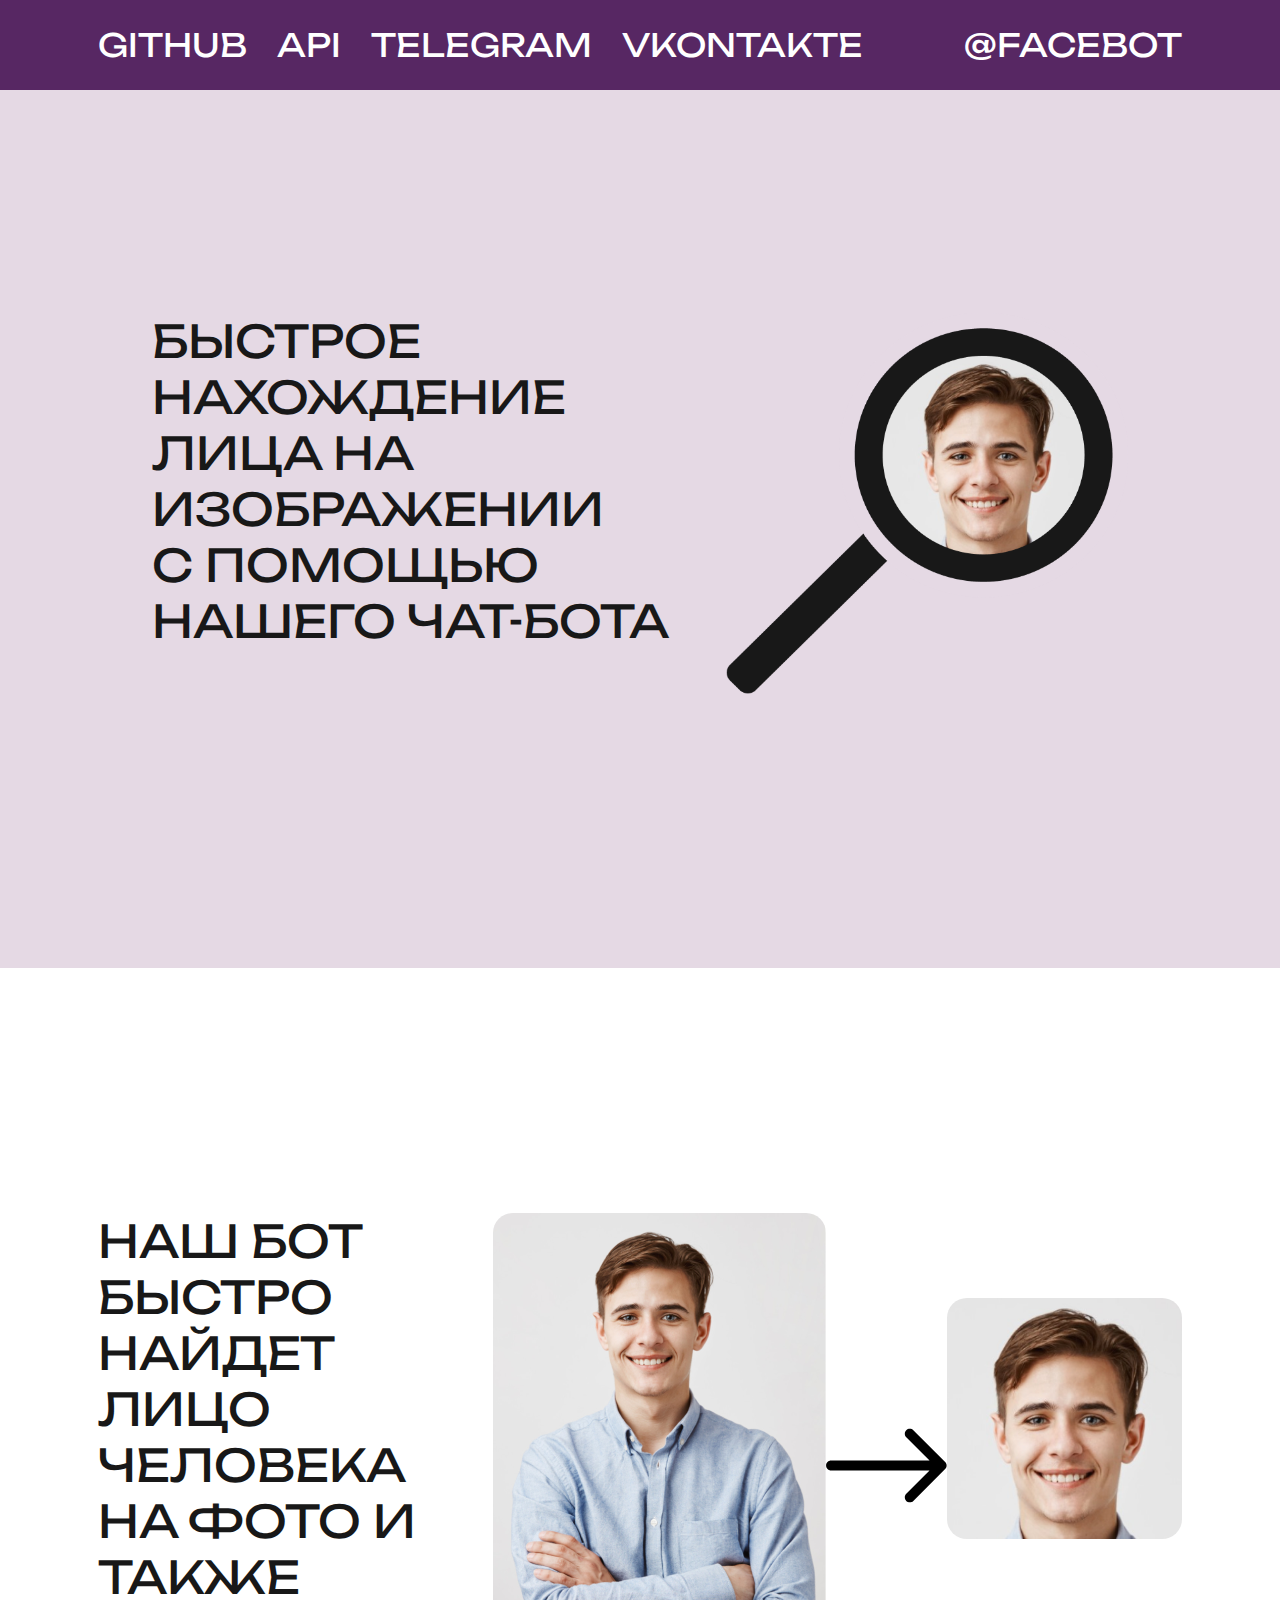
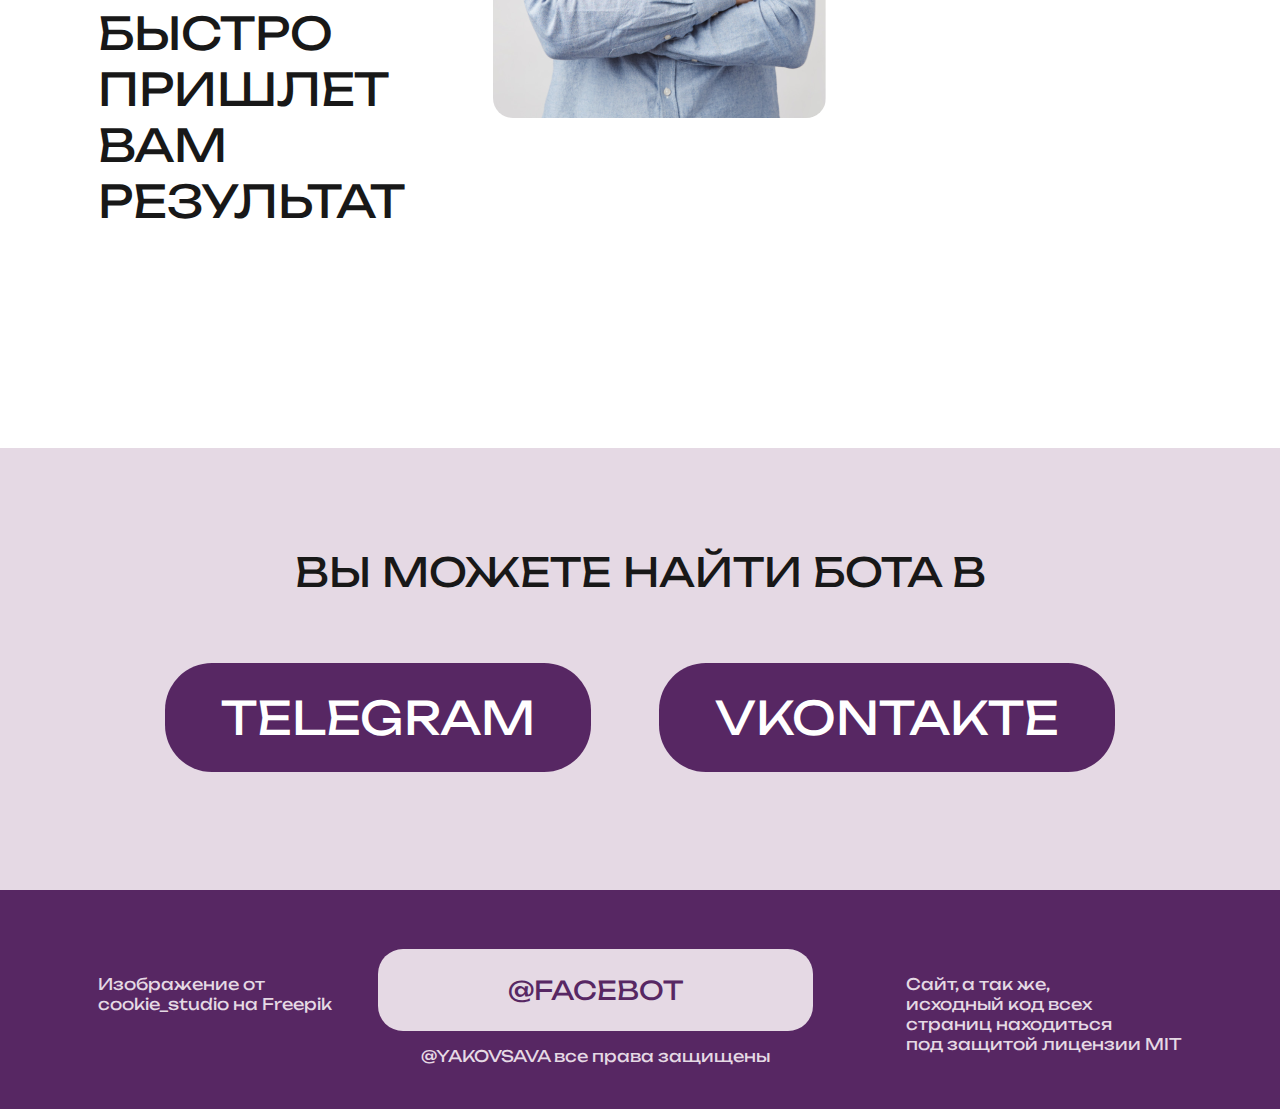
<file: html/index.html>
<!DOCTYPE html>
<html lang="en, ru">

<head>
    <meta charset="UTF-8">
    <meta http-equiv="X-UA-Compatible" content="IE=edge">
    <meta name="viewport" content="width=device-width, initial-scale=1.0">
    <link type="image/x-icon" href="images/logot.ico" rel="shortcut icon">
    <link type="Image/x-icon" href="images/logot.ico" rel="icon">
    <link rel="preconnect" href="https://fonts.googleapis.com">
    <link rel="preconnect" href="https://fonts.gstatic.com" crossorigin>
    <link href="https://fonts.googleapis.com/css2?family=Unbounded:wght@200;300;400;500;600;700;800;900&display=swap"
        rel="stylesheet">
    <link rel="stylesheet" href="styles/style.css">
    <title>FaceBot</title>
</head>

<body>
    <header>
        <div class="wrapper">
            <div class="header__content">
                <div class="header__menu menu">
                    <div class="menu__icon">
                        <span class="menu__icon_span"></span>
                        <span class="menu__icon_span"></span>
                        <span class="menu__icon_span"></span>
                    </div>
                    <nav class="menu__body">
                        <ul class="menu__list">
                            <li class='menu__item'><a href="/github" class="menu__link">GITHUB</a></li>
                            <li class='menu__item'><a href="/api" class="menu__link">API</a></li>
                            <li class='menu__item'><a href="/telegram" class="menu__link">TELEGRAM</a></li>
                            <li class='menu__item'><a href="/vk" class="menu__link">VKONTAKTE</a></li>
                        </ul>
                        <img src="images/egg.png" alt="" class="menu__egg">
                    </nav>
                </div>
                <h1 class="logo"><a href="/api">@FACEBOT</a></h1>
            </div>
        </div>
    </header>
    <main>
        <div class="info-about-bot">
            <div class="wrapper">
                <div class="info-about-bot__content">
                    <p class="info-about-bot__text">БЫСТРОЕ<br>
                        НАХОЖДЕНИЕ<br>
                        ЛИЦА НА<br>
                        ИЗОБРАЖЕНИИ<br>
                        С ПОМОЩЬЮ<br>
                        НАШЕГО ЧАТ-БОТА<br>
                    </p>
                    <img class="info-about-bot__img" src="images/mag-glass.png" alt="">
                </div>
            </div>
        </div>
        <div class="example">
            <div class="wrapper">
                <div class="example__content">
                    <div class="exapmle__text">
                        <p>
                            НАШ БОТ БЫСТРО<br>
                            НАЙДЕТ ЛИЦО<br>
                            ЧЕЛОВЕКА<br>
                            НА ФОТО И<br>
                            ТАКЖЕ БЫСТРО<br>
                            ПРИШЛЕТ<br>
                            ВАМ РЕЗУЛЬТАТ<br>
                        </p>
                    </div>
                    <img src="images/example__img_before.png" alt="" class="example__img">
                    <img src="images/example__img_arrow.svg" alt="" class="example__img example__img_arrow">
                    <img src="images/example__img_after.png" alt="" class="example__img example__img_after">
                </div>
            </div>
        </div>
        <div class="where-bot">
            <div class="wrapper">
                <div class="where-bot__content">
                    <div class="where-bot__text">
                        <h1>ВЫ МОЖЕТЕ НАЙТИ БОТА В</h1>
                        <ul>
                            <li><a href="/telegram">TELEGRAM</a></li>
                            <li><a href="/vk">VKONTAKTE</a></li>
                        </ul>
                    </div>
                </div>
            </div>
        </div>
    </main>
    <footer>
        <div class="wrapper">
            <div class="footer__content">
                <p>Изображение от<br>
                    cookie_studio на Freepik
                </p>
                <div class="footer__center">
                    <a href="/api">@FACEBOT</a>
                    <p>@YAKOVSAVA все права защищены</p>
                </div>
                <p><p>Сайт, а так же,<br>
                    исходный код всех<br>
                    страниц находиться<br>
                    под защитой лицензии MIT</p>
            </div>
        </div>
    </footer>
    <script src="scripts/script.js"></script>
</body>

</html>
</file>
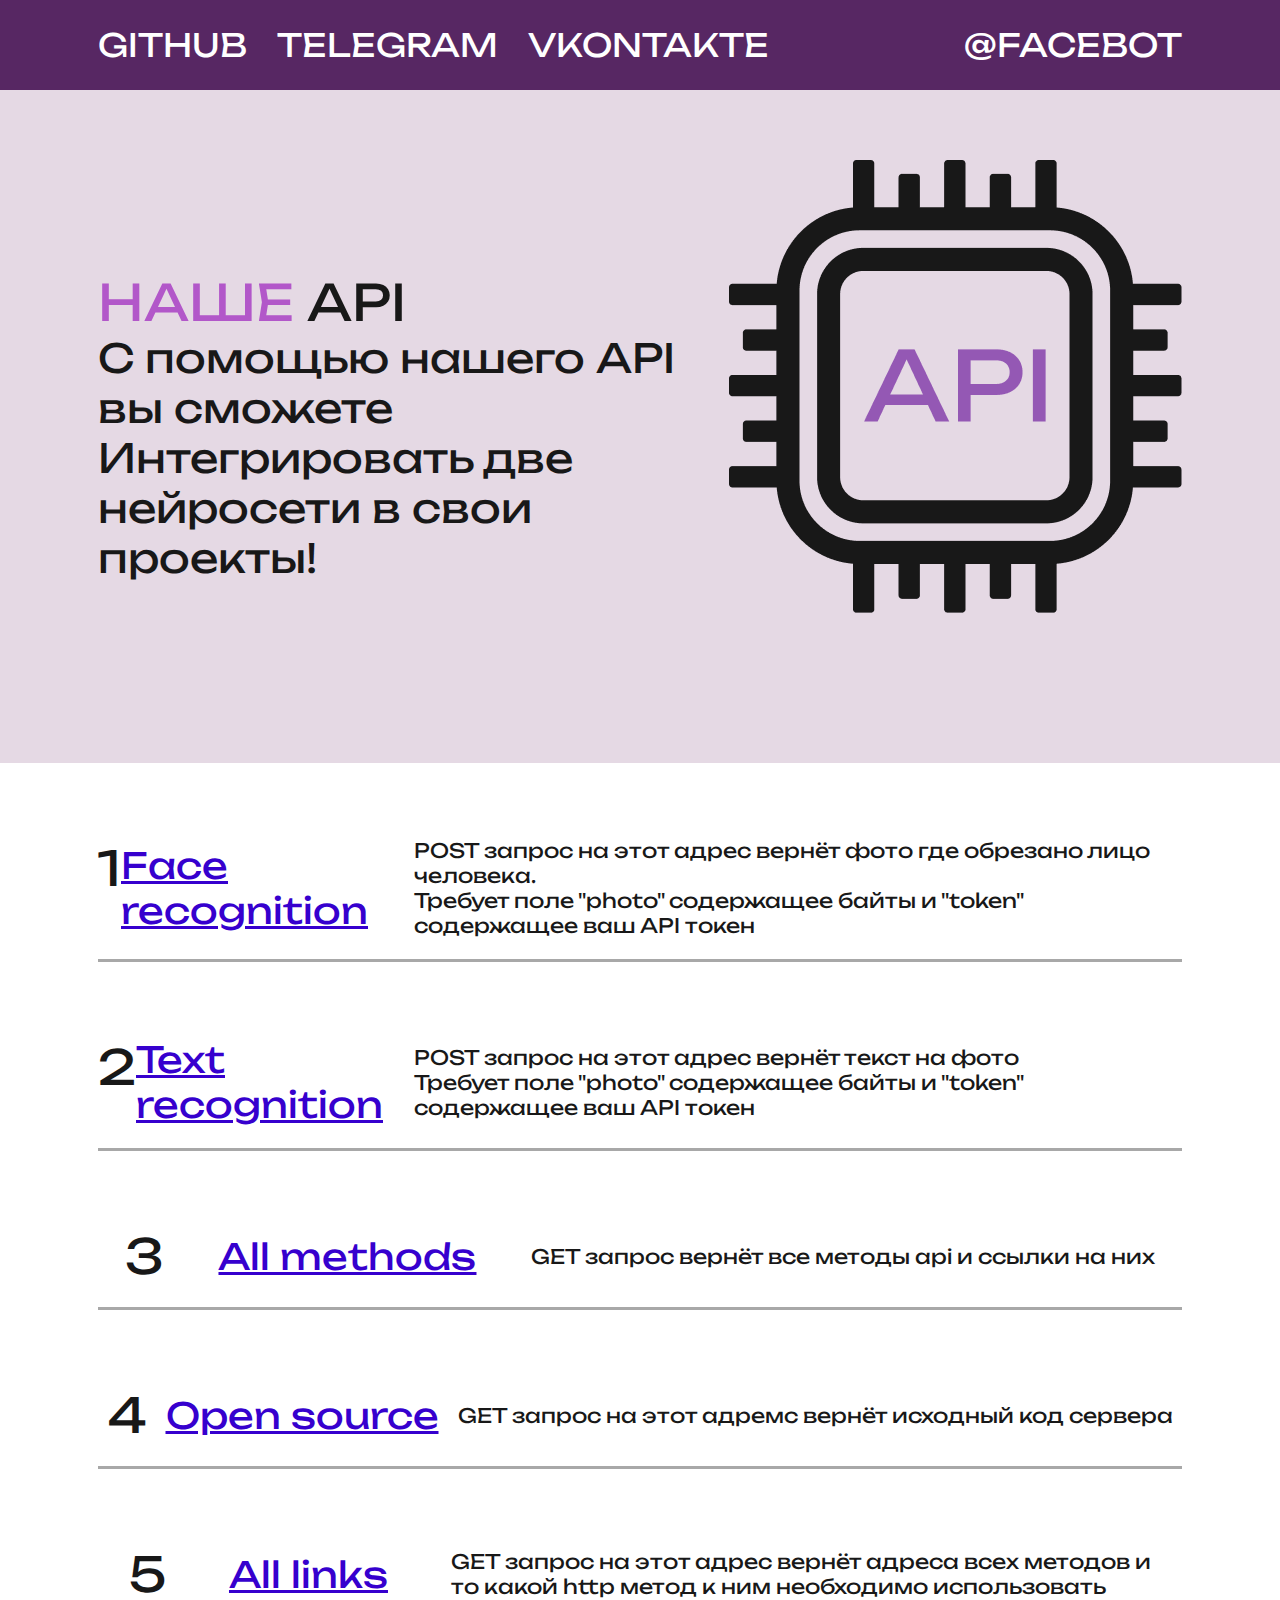
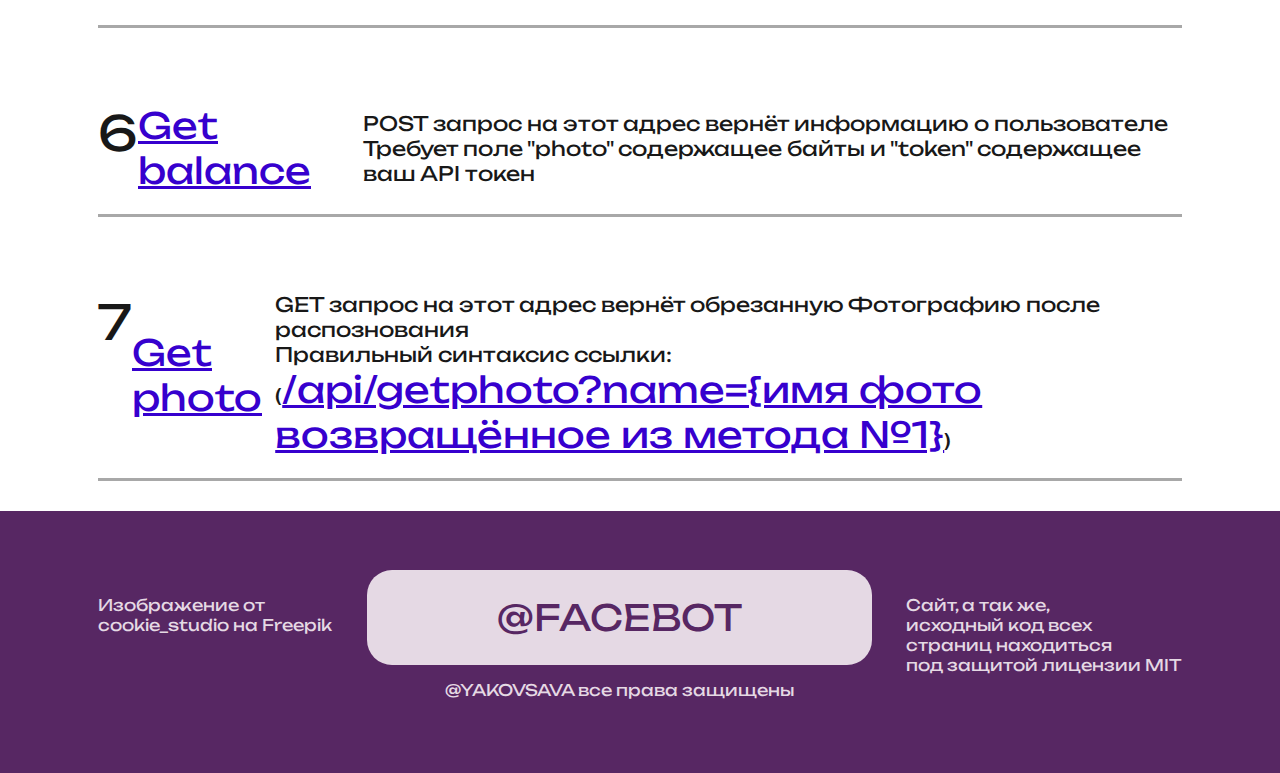
<file: html/api.html>
<!DOCTYPE html>
<html lang="en">
<head>
	<meta charset="UTF-8">
	<meta http-equiv="X-UA-Compatible" content="IE=edge">
	<meta name="viewport" content="width=device-width, initial-scale=1.0">
	<link type="image/x-icon" href="images/logot.ico" rel="shortcut icon">
	<link type="Image/x-icon" href="images/logot.ico" rel="icon">
	<link rel="preconnect" href="https://fonts.googleapis.com">
	<link rel="preconnect" href="https://fonts.gstatic.com" crossorigin>
	<link href="https://fonts.googleapis.com/css2?family=Unbounded:wght@200;300;400;500;600;700;800;900&display=swap" rel="stylesheet">
	<link rel="stylesheet" href="api-styles/style.css">
	<title>Face bot API</title>
</head>

<body>
	<header>
		<div class="wrapper">
			<div class="header__content">
				<div class="header__menu menu">
					<div class="menu__icon">
						<span class="menu__icon_span"></span>
						<span class="menu__icon_span"></span>
						<span class="menu__icon_span"></span>
					</div>
					<nav class="menu__body">
						<ul class="menu__list">
							<li class='menu__item'><a href="/github" class="menu__link">GITHUB</a></li>
							<li class='menu__item'><a href="/telegram" class="menu__link">TELEGRAM</a></li>
							<li class='menu__item'><a href="/vk" class="menu__link">VKONTAKTE</a></li>
						</ul>
						<img src="images/egg.png" alt="" class="menu__egg">
					</nav>
				</div>
				<h1 class="logo"><a href="/">@FACEBOT</a></h1>
			</div>
		</div>
	</header>
	<main>
		<div class="our-api">
			<div class="wrapper">
				<div class="our-api__content">
					<div class="our-api__text">
						<h1>
							<span>НАШЕ</span> API
						</h1>
						<p>С помощью нашего API вы сможете<br>
							Интегрировать две нейросети в свои проекты!</p>
					</div>
					<img src="images/proc.png" alt="">
				</div>
			</div>
		</div>
		<div class="links">
			<div class="wrapper">
				<div class="links__content">
					<div class="links__link">
						<h1>1</h1>
						<a href="/api/recognition" name="link1">Face recognition</a>
						<p>POST запрос на этот адрес вернёт фото где обрезано лицо человека.<br>
							Требует поле "photo" содержащее байты и "token" содержащее ваш API токен</p>
					</div>
					<div class="links__link">
						<h1>2</h1>
						<a href="/api/text">Text recognition</a>
						<p>POST запрос на этот адрес вернёт текст на фото<br>
							Требует поле "photo" содержащее байты и "token" содержащее ваш API токен</p>
					</div>
					<div class="links__link">
						<h1>3</h1>
						<a href="/api/all">All methods</a>
						<p>GET запрос вернёт все методы api и ссылки на них</p>
					</div>
					<div class="links__link">
						<h1>4</h1>
						<a href="/api/open">Open source</a>
						<p>GET запрос на этот адремс вернёт исходный код сервера</p>
					</div>
					<div class="links__link">
						<h1>5</h1>
						<a href="/api/links">All links</a>
						<p>GET запрос на этот адрес вернёт адреса всех методов и<br>
							то какой http метод к ним необходимо использовать</p>
					</div>
					<div class="links__link">
						<h1>6</h1>
						<a href="/api/balance">Get balance</a>
						<p>POST запрос на этот адрес вернёт информацию о пользователе<br>
							Требует поле "photo" содержащее байты и "token" содержащее ваш API токен</p>
					</div>
					<div class="links__link">
						<h1>7</h1>
						<a href="/api/getphoto?name=name">Get photo</a>
						<p>GET запрос на этот адрес вернёт обрезанную
							Фотографию после распознования<br>Правильный синтаксис ссылки:<br>(<a href="#link1">/api/getphoto?name={имя фото возвращённое из метода №1}</a>)</p>
					</div>
				</div>
			</div>
		</div>
	</main>
	<footer>
		<div class="wrapper">
			<div class="footer__content">
				<p>Изображение от<br>
					cookie_studio на Freepik
				</p>
				<div class="footer__center">
					<a href="/">@FACEBOT</a>
					<p>@YAKOVSAVA все права защищены</p>
				</div>
				<p>Сайт, а так же,<br>
					исходный код всех<br>
					страниц находиться<br>
					под защитой лицензии MIT</p>
			</div>
		</div>
	</footer>
	<script src="scripts/script.js"></script>
</body>

</html>
</file>
<file: html/styles/style.css>
body {
    background-color: #fff;
    font-family: 'Unbounded', serif;
    padding: 0;
    margin: 0;
    color: #181818;
}
.lock {
    overflow: hidden;
}
.wrapper {
    padding: 0px 98px;
    max-width: 1920px;
    margin-left: auto;
    margin-right: auto;
}
li, ul {
    list-style-type: none;
    padding: 0;
    margin: 0;
}
h1, h2, h3, h2, h5, p {
    font-weight: 400;
    padding: 0;
    margin: 0;
}
footer {
    margin: 0;
    padding: 0;
}
a {
    text-decoration: none;
}


/*-------HEADER-------*/

header {
    background-color: #572763;
    color: #fff;
}
.header__content {
    display: flex;
    justify-content: space-between;
}

/*-------NAV-------*/

.logo {
    margin: auto 0;
}
.logo a {
    color: #fff;
}
.menu__egg {
    display: none;
}

.menu {

}
.menu__icon {
    display: none;
    width: 37px;
    height: 33px;
    position: relative;
    z-index: 5;
    cursor: pointer;
    margin-top: 28px;
    margin-bottom: 28px;
}
.menu__icon span {
    position: absolute;
    top: calc(50% - 3px);
    left: 0;
    width: 100%;
    height: 6px;
    background-color: #fff;
    border-radius: 2px;
    transition: all 0.2s;
}
.menu__icon_black {
    background-color: #181818;
}
.menu__icon span:first-child {
    top: 0;
}
.menu__icon span:last-child {
    top: auto;
    bottom: 0;
}
.menu__list {
    display: flex;
    font-size: 32px;
    justify-content: space-between;
    gap: 30px;
    padding: 25px 0;
}
.menu__item {

}
.menu__link {
    color: #fff;
    text-decoration: none;
    transition: color 0.3s ease;
}
.menu__link:hover {
    color: rgb(129, 129, 129);
}


@media screen and (max-width: 1000px) {
    .menu__icon {
        display: block;
    }
    .menu__egg {
        display: block;
        margin-top: 175px;
        margin-left: 115px;
    }
    .menu__body {
        position: absolute;
        top: 0;
        left: -100%;
        height: 100vh;
        width: 100%;
        background-color: #fff;
        transition: all 0.2s ease;
        overflow: auto;
    }
    .active {
        left: 0;
    }
    .menu__item {
        margin-bottom: 40px;
        margin-left: 37px;
        transition: all 0.3s;
    }
    .menu__item:first-child {
        margin-top: 65px;
    }
    .menu__list {
        flex-direction: column;
        gap: 0;
        font-size: 40px;
        font-weight: 500;
    }
    .menu__link {
        color: #181818;
    }
}

.active-btn span {
    background-color: #181818;
    transform: scale(0);
}
.active-btn span:first-child {
    transform: rotate(-45deg);
    top: calc(50% - 3px);
}
.active-btn span:last-child {
    transform: rotate(45deg);
    bottom: calc(50% - 3px);
}

/*-------INFO-ABOUT-BOT-------*/

.info-about-bot__text {
    color: #181818;
    font-size: 60px;
}
.info-about-bot {
    background-color: #E5D9E4;
    padding-top: 223px;
}
.info-about-bot__content {
    display: flex;
    justify-content: space-evenly;
}
.info-about-bot__img {
    padding-bottom: 270px;
}


/*-------EXAMPLE-------*/

.example {
    font-size: 60px;
    padding-top: 245px;
}
.example__content {
    display: flex;
    justify-content: space-between;
}
.example__img {
    margin-bottom: 330px;
    border-radius: 20px;
}
.example__img_after {
    margin-top: 85px;
    height: 341px;
    width: 341px;
}


/*-------WHERE-BOT-------*/

.where-bot {
    background-color: #E5D9E4;
}
.where-bot__content {
    text-align: center;
}
.where-bot__content h1 {
    padding-top: 99px;
    font-size: 75px;
    margin-bottom: 92px;
}
.where-bot__text ul {
    display: flex;
    justify-content: space-evenly;
}
.where-bot__text li {
    margin-bottom: 144px;
}
.where-bot__text a {
    color: #fff;
    background-color: #572763;
    font-size: 64px;
    padding: 36px 66px;
    border-radius: 47px;
    transition: background-color 0.3s ease;
}
.where-bot__content a:hover {
    background-color: #9648A9;
}

/*-------FOOTER-------*/

footer {
    color: #E5D9E4;
    background-color: #572763;
}
.footer__content {
    padding-top: 84px;
    display: flex;
    justify-content: space-between;
    padding-bottom: 43px;
}
.footer__center {
    text-align: center;
}
.footer__center a{
    color: #572763;
    background-color: #E5D9E4;
    font-size: 36px;
    padding: 25px 130px;
    border-radius: 25px;
    transition: background-color 0.3s ease;
}
.footer__center a:hover {
    background-color: #a198a1;
    color: #E5D9E4;
}
.footer__center p {
    padding-top: 40px;
}
@media screen and (max-width: 1600px) {
    nav {
        font-size: 20px;
    }
    .info-about-bot img {
        width: 406px;
        height: 385px;
    }
    .info-about-bot__text {
        font-size: 45px;
    }
    .example {
        font-size: 45px;
    }
    .example__img_after {
        height: 241px;
        width: 241px;
    }
    .where-bot__text a {
        padding: 26px 56px;
        font-size: 46px;
    }
    .where-bot__content h1 {
        font-size: 40px;
    }
    .footer__center a {
        font-size: 26px;
    }
}
@media screen and (max-width: 1200px) {
    .wrapper {
        padding: 0px 20px;
    }
    .menu-desk {
        display: none;
    }
    .info-about-bot {
        display: block;
        padding-top: 52px;
    }
    .info-about-bot__content {
        display: grid;
        justify-content: center;
    }
    .info-about-bot__text {
        font-size: 24px;
        margin-bottom: 20px;
    }
    .info-about-bot img {
        width: 290px;
        height: 280px;
        padding-bottom: 50px;
    }
    .example {
        font-size: 25px;
    }
    .example__content {
        display: grid;
        justify-content: center;
    }
    .example__img_arrow {
        transform: rotate(90deg);
        margin-bottom: 0;
    }
    .example__img_after {
        margin-top: 0;
        margin-bottom: 90px;
    }
    .example__text {
        font-size: 24px;
    }
    .example__img {
        margin: 50px auto;
    }
    .where-bot__text ul {
        display: block;
    }
    .where-bot__text a {
        font-size: 25px;
    }
    .where-bot__text li {
        margin-bottom: 0;
        padding-bottom: 100px;
    }
    .footer__content {
        display: block;
        text-align: center;
    }
    .footer__content p {
         margin-bottom: 40px;
    }
    .footer__center a {
        padding: 21px 41px;
    }
}
</file>
<file: html/api-styles/style.css>
body {
  background-color: #fff;
  font-family: "Unbounded", serif;
  padding: 0;
  margin: 0;
}

.lock {
  overflow: hidden;
}

.wrapper {
  padding: 0px 98px;
  max-width: 1920px;
  margin-left: auto;
  margin-right: auto;
}

li {
  list-style-type: none;
  padding: 0;
  margin: 0;
}

ul {
  list-style-type: none;
  padding: 0;
  margin: 0;
}

h1 {
  font-weight: 400;
  padding: 0;
  margin: 0;
}

h2 {
  font-weight: 400;
  font-weight: 400;
  padding: 0;
  padding: 0;
  margin: 0;
  margin: 0;
}

h3 {
  font-weight: 400;
  padding: 0;
  margin: 0;
}

h5 {
  font-weight: 400;
  padding: 0;
  margin: 0;
}

p {
  font-weight: 400;
  padding: 0;
  margin: 0;
}

footer {
  margin: 0;
  padding: 0;
}

a {
  text-decoration: none;
}

header {
  background-color: #572763;
  color: #fff;
}

.header__content {
  display: flex;
  justify-content: space-between;
}

.logo {
  margin: auto 0;
}
.logo a {
  color: #fff;
}

.menu__egg {
  display: none;
}

.menu__icon {
  display: none;
  width: 37px;
  height: 33px;
  position: relative;
  z-index: 5;
  cursor: pointer;
  margin-top: 28px;
  margin-bottom: 28px;
}
.menu__icon span {
  position: absolute;
  top: calc(50% - 3px);
  left: 0;
  width: 100%;
  height: 6px;
  background-color: #fff;
  border-radius: 2px;
  transition: all 0.2s;
}
.menu__icon span:first-child {
  top: 0;
}
.menu__icon span:last-child {
  top: auto;
  bottom: 0;
}

.menu__icon_black {
  background-color: #181818;
}

.menu__list {
  display: flex;
  font-size: 32px;
  justify-content: space-between;
  gap: 30px;
  padding: 25px 0;
}

.menu__link {
  color: #fff;
  text-decoration: none;
  transition: color 0.3s ease;
}
.menu__link:hover {
  color: rgb(129, 129, 129);
}

.active-btn span {
  background-color: #181818;
  transform: scale(0);
}
.active-btn span:first-child {
  transform: rotate(-45deg);
  top: calc(50% - 3px);
}
.active-btn span:last-child {
  transform: rotate(45deg);
  bottom: calc(50% - 3px);
}

@media screen and (max-width: 1000px) {
  .menu__icon {
    display: block;
  }
  .menu__egg {
    display: block;
    margin-top: 175px;
    margin-left: 115px;
  }
  .menu__body {
    position: absolute;
    top: 0;
    left: -100%;
    height: 100vh;
    width: 100%;
    background-color: #fff;
    transition: all 0.2s ease;
    overflow: auto;
  }
  .active {
    left: 0;
  }
  .menu__item {
    margin-bottom: 40px;
    margin-left: 37px;
    transition: all 0.3s;
  }
  .menu__item:first-child {
    margin-top: 65px;
  }
  .menu__list {
    flex-direction: column;
    gap: 0;
    font-size: 40px;
    font-weight: 500;
  }
  .menu__link {
    color: #181818;
  }
}
@media screen and (max-width: 1200px) {
  .wrapper {
    padding: 0px 20px;
  }
}
.our-api {
  background-color: #E5D9E4;
}
.our-api__content {
  display: flex;
  color: #181818;
  justify-content: space-evenly;
}
@media (max-width: 1000px) {
  .our-api__content {
    display: grid;
    justify-content: center;
  }
}
.our-api__text {
  margin: auto 0 auto 0;
}
.our-api__text h1 {
  font-size: 50px;
}
@media (max-width: 1000px) {
  .our-api__text h1 {
    font-size: 30px;
    padding-top: 55px;
  }
}
.our-api__text h1 span {
  color: #B257C9;
}
.our-api__text p {
  font-size: 40px;
}
@media (max-width: 1000px) {
  .our-api__text p {
    font-size: 20px;
  }
}
.our-api img {
  margin-top: 70px;
  margin-bottom: 150px;
}
@media (max-width: 1000px) {
  .our-api img {
    width: 200px;
    height: 200px;
    margin: 70px auto 150px auto;
  }
}

.links__content {
  color: #181818;
}
.links__link {
  display: flex;
  justify-content: space-around;
  margin-top: 75px;
  padding-bottom: 21px;
  border-bottom: 3px solid #A8A8A8;
}
.links__link:last-child {
  margin-bottom: 30px;
}
@media (max-width: 1000px) {
  .links__link {
    display: block;
    margin-top: 30px;
  }
}
.links__link h1 {
  font-size: 48px;
}
@media (max-width: 1000px) {
  .links__link h1 {
    margin-right: auto;
    margin-left: auto;
  }
}
.links__link a {
  margin: auto 0 auto 0;
  font-size: 36px;
  color: #3600CE;
  text-decoration: underline;
}
.links__link a:hover {
  color: #200077;
}
.links__link p {
  font-size: 20px;
  margin: auto 0 auto 0;
}

/*--------------------FOOTER--------------------*/
footer {
  color: #E5D9E4;
  background-color: #572763;
}

.footer__content {
  padding-top: 84px;
  display: flex;
  justify-content: space-between;
  padding-bottom: 43px;
}
.footer__content p {
  margin-bottom: 30px;
}
@media (max-width: 1000px) {
  .footer__content {
    display: grid;
    justify-content: center;
    text-align: center;
  }
}

.footer__center {
  text-align: center;
}
.footer__center a {
  color: #572763;
  background-color: #E5D9E4;
  font-size: 36px;
  padding: 25px 130px;
  border-radius: 25px;
  transition: background-color 0.3s ease;
}
@media (max-width: 1000px) {
  .footer__center a {
    padding: 21px 41px;
  }
}
.footer__center a:hover {
  background-color: #a198a1;
  color: #E5D9E4;
}
.footer__center p {
  padding-top: 40px;
}/*# sourceMappingURL=style.css.map */
</file>
